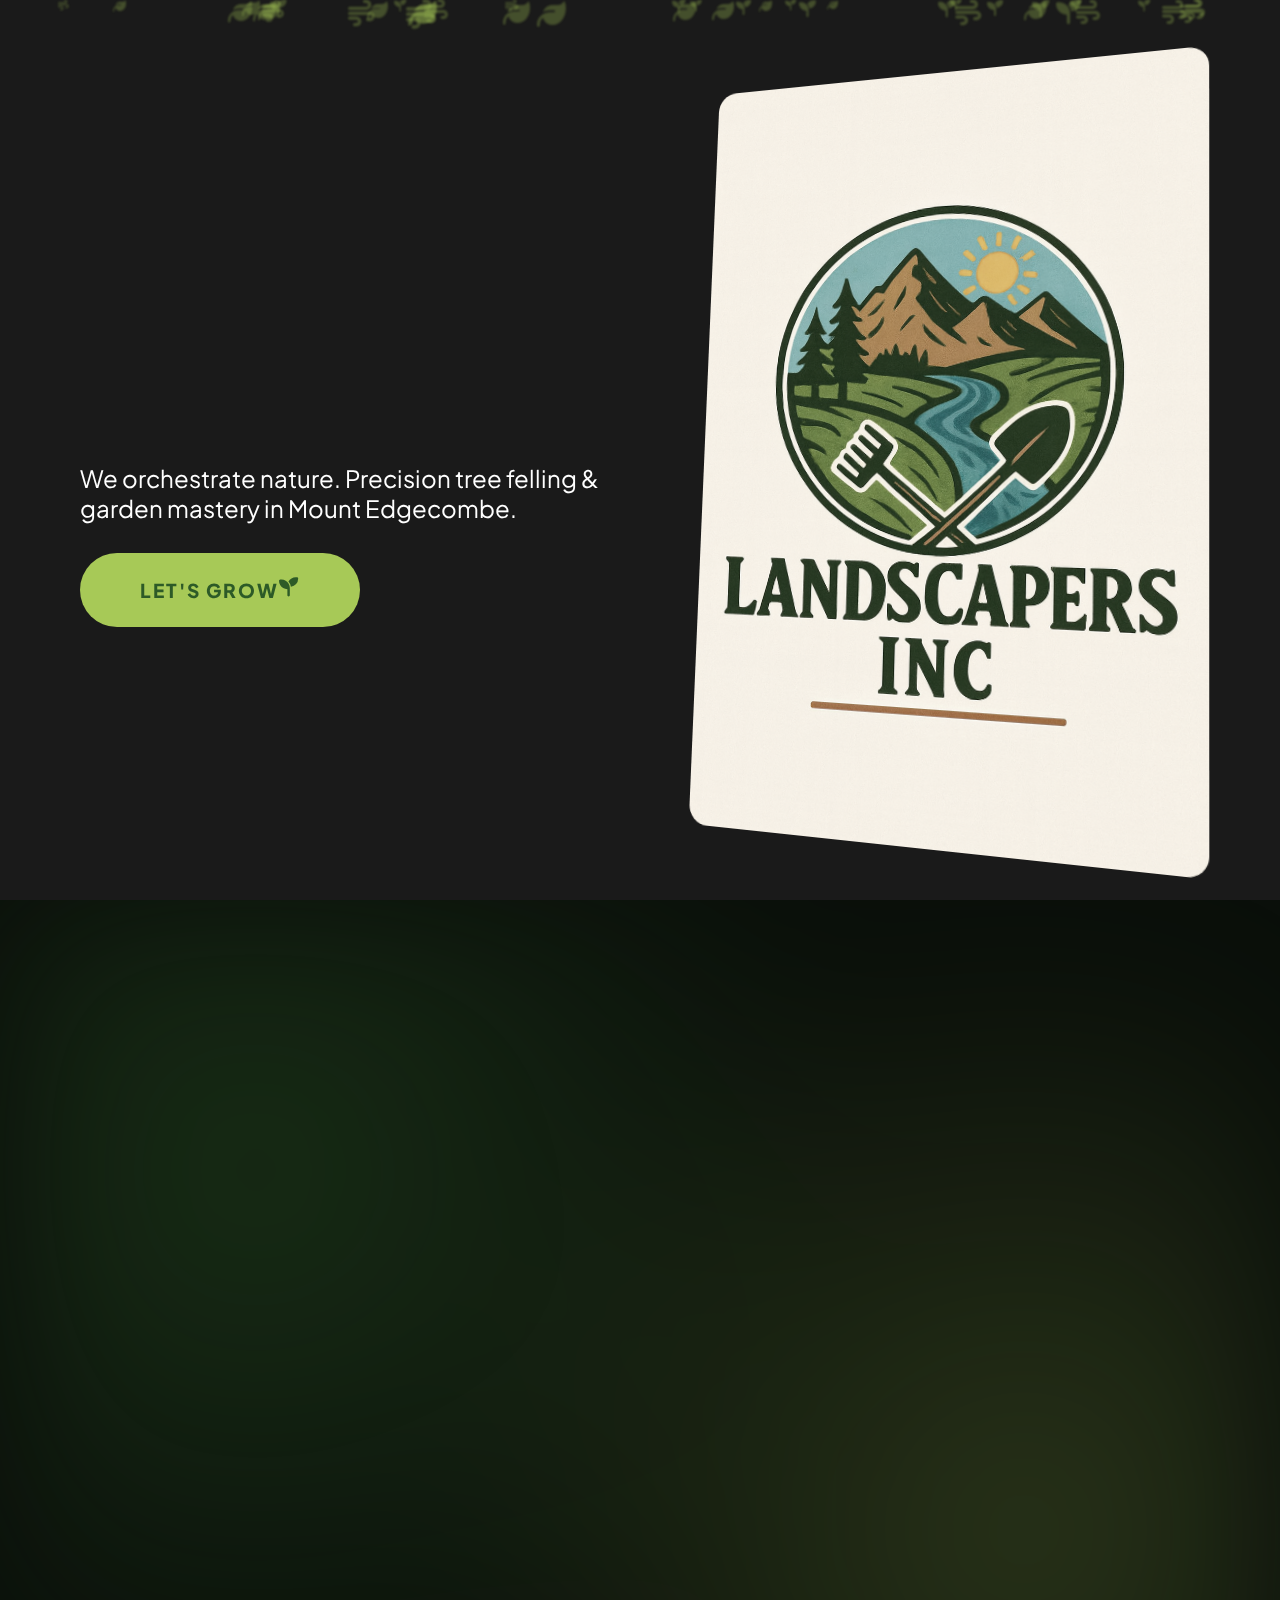
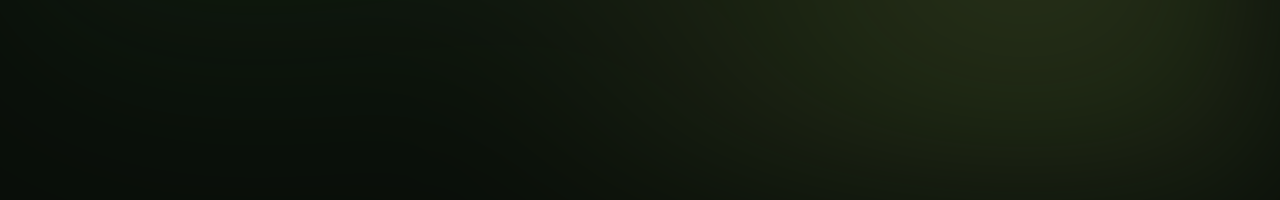
<file: grow.html>
<!DOCTYPE html>
<html lang="en">
<head>
    <meta charset="UTF-8">
    <meta name="viewport" content="width=device-width, initial-scale=1.0">
    <title>Landscapers Inc. | Nature in Motion</title>
    <link rel="stylesheet" href="https://cdnjs.cloudflare.com/ajax/libs/font-awesome/6.4.0/css/all.min.css">
    <link href="https://fonts.googleapis.com/css2?family=Plus+Jakarta+Sans:wght@300;400;600;800&display=swap" rel="stylesheet">
    
    <style>
        /* --- THE ANIMATION VAULT --- */
        :root {
            --primary: #2d5a27;
            --secondary: #a7c957;
            --accent: #f2e8cf;
            --white: #ffffff;
            --dark: #1a1a1a;
            --ease: cubic-bezier(0.23, 1, 0.32, 1);
        }

        * { margin: 0; padding: 0; box-sizing: border-box; }
        body { 
            font-family: 'Plus Jakarta Sans', sans-serif; 
            background: var(--dark); 
            color: var(--white);
            overflow-x: hidden;
        }

        /* 1. BACKGROUND LEAF RAIN */
        #leaf-container {
            position: fixed;
            top: 0; left: 0;
            width: 100%; height: 100%;
            pointer-events: none;
            z-index: 0;
            overflow: hidden;
        }

        .leaf {
            position: absolute;
            color: var(--secondary);
            opacity: 0.3;
            filter: blur(1px);
            animation: fall linear infinite;
        }

        @keyframes fall {
            0% { transform: translateY(-10vh) translateX(0) rotate(0deg); opacity: 0; }
            10% { opacity: 0.3; }
            90% { opacity: 0.3; }
            100% { transform: translateY(110vh) translateX(100px) rotate(360deg); opacity: 0; }
        }

        /* 2. GROWING TYPOGRAPHY */
        .reveal-text {
            overflow: hidden;
            display: inline-block;
            vertical-align: bottom;
        }

        .reveal-text span {
            display: inline-block;
            transform: translateY(100%);
            animation: textGrow 1s var(--ease) forwards;
        }

        @keyframes textGrow {
            to { transform: translateY(0); }
        }

        /* 3. SHIMMERING CARDS */
        .contact-card {
            position: relative;
            background: rgba(255,255,255,0.05);
            backdrop-filter: blur(10px);
            border: 1px solid rgba(255,255,255,0.1);
            padding: 40px;
            border-radius: 30px;
            overflow: hidden;
            transition: all 0.5s var(--ease);
            cursor: pointer;
            z-index: 1;
        }

        .contact-card::before {
            content: '';
            position: absolute;
            top: -50%; left: -50%;
            width: 200%; height: 200%;
            background: radial-gradient(circle, rgba(167,201,87,0.2) 0%, transparent 70%);
            transform: scale(0);
            transition: transform 0.8s var(--ease);
        }

        .contact-card:hover {
            transform: translateY(-15px) rotateX(10deg) rotateY(10deg);
            border-color: var(--secondary);
            box-shadow: 0 20px 40px rgba(0,0,0,0.4);
        }

        .contact-card:hover::before { transform: scale(1); }

        /* 4. THE MAGNETIC BUTTON */
        .btn-wild {
            position: relative;
            display: inline-flex;
            padding: 25px 60px;
            background: var(--secondary);
            color: var(--primary);
            font-weight: 800;
            text-decoration: none;
            border-radius: 100px;
            font-size: 1.2rem;
            text-transform: uppercase;
            letter-spacing: 2px;
            overflow: hidden;
            transition: transform 0.3s var(--ease);
            animation: float 4s ease-in-out infinite;
        }

        @keyframes float {
            0%, 100% { transform: translateY(0) rotate(0); }
            50% { transform: translateY(-10px) rotate(2deg); }
        }

        .btn-wild::after {
            content: '';
            position: absolute;
            width: 100%; height: 100%;
            top: 0; left: -100%;
            background: linear-gradient(90deg, transparent, rgba(255,255,255,0.4), transparent);
            transition: 0.5s;
        }

        .btn-wild:hover::after { left: 100%; }

        /* 5. MASONRY IMAGE BOARD WITH PERSPECTIVE */
        .image-board {
            perspective: 1000px;
            position: relative;
        }

        .image-board img {
            width: 100%;
            border-radius: 20px;
            transform: rotateY(-15deg) rotateX(5deg);
            transition: 1s var(--ease);
            filter: grayscale(0.5);
        }

        .image-board:hover img {
            transform: rotateY(0) rotateX(0) scale(1.05);
            filter: grayscale(0);
        }

        /* 6. SECTION REVEALS */
        .scroll-reveal {
            opacity: 0;
            transform: translateY(50px) scale(0.9);
            transition: all 1s var(--ease);
        }

        .scroll-reveal.active {
            opacity: 1;
            transform: translateY(0) scale(1);
        }

        /* 7. ICON SWAY */
        .sway { animation: sway 3s ease-in-out infinite; }
        @keyframes sway {
            0%, 100% { transform: rotate(-10deg); }
            50% { transform: rotate(10deg); }
        }

        /* LAYOUT */
        section { min-height: 100vh; display: flex; align-items: center; position: relative; z-index: 1; }
        .container { max-width: 1200px; margin: 0 auto; padding: 40px; width: 100%; }
        .grid { display: grid; grid-template-columns: 1fr 1fr; gap: 80px; align-items: center; }

        @media (max-width: 900px) { .grid { grid-template-columns: 1fr; text-align: center; } }


        /* --- THE CONTACT SECTION REDESIGN --- */
.overgrown-contact {
    position: relative;
    padding: 150px 0;
    background: #0a0f0a; /* Deep dark green-black */
    overflow: hidden;
    z-index: 1;
}

/* Moving Mesh Background */
.glow-bg {
    position: absolute;
    top: 0; left: 0; width: 100%; height: 100%;
    background: 
        radial-gradient(circle at 20% 30%, rgba(45, 90, 39, 0.4) 0%, transparent 50%),
        radial-gradient(circle at 80% 70%, rgba(167, 201, 87, 0.2) 0%, transparent 50%);
    filter: blur(80px);
    animation: meshMove 20s ease-in-out infinite alternate;
    z-index: -1;
}

@keyframes meshMove {
    0% { transform: scale(1) translate(0, 0); }
    100% { transform: scale(1.2) translate(5%, 5%); }
}

/* Section Title */
.ultra-title {
    font-size: 4rem;
    text-align: center;
    margin-bottom: 80px;
    color: #fff;
    font-weight: 800;
}
.gradient-text {
    background: linear-gradient(90deg, #a7c957, #ccff33);
    -webkit-background-clip: text;
    -webkit-text-fill-color: transparent;
}

/* The Grid System */
.contact-grid {
    display: grid;
    grid-template-columns: repeat(auto-fit, minmax(320px, 1fr));
    gap: 40px;
}

/* The Interactive Card Base */
.interactive-card {
    text-decoration: none;
    color: white;
    perspective: 1000px;
    transition: transform 0.4s ease;
}

.card-glass {
    position: relative;
    background: rgba(255, 255, 255, 0.03);
    backdrop-filter: blur(15px);
    border: 1px solid rgba(255, 255, 255, 0.1);
    border-radius: 40px;
    padding: 60px 40px;
    text-align: center;
    overflow: hidden;
    transition: all 0.5s cubic-bezier(0.23, 1, 0.32, 1);
    transform-style: preserve-3d;
}

.card-glass::before {
    content: '';
    position: absolute;
    top: 0; left: -100%;
    width: 100%; height: 100%;
    background: linear-gradient(90deg, transparent, rgba(255,255,255,0.05), transparent);
    transition: 0.5s;
}

/* Hover States */
.interactive-card:hover .card-glass {
    transform: translateY(-20px) rotateX(5deg);
    border-color: #a7c957;
    box-shadow: 0 30px 60px rgba(0,0,0,0.5), 0 0 20px rgba(167, 201, 87, 0.2);
}
.interactive-card:hover .card-glass::before {
    left: 100%;
}

/* Icon Styles & Unique Animations */
.icon-wrap {
    margin-bottom: 30px;
    transform: translateZ(50px); /* Makes icon pop forward */
}

.icon-wrap i {
    font-size: 5rem;
    filter: drop-shadow(0 0 15px currentColor);
}

.pulse-icon { animation: neonPulse 2s infinite alternate; color: #25D366; }
.float-icon { animation: hoverFloat 3s ease-in-out infinite; color: #a7c957; }
.bounce-icon { animation: geoBounce 2s infinite; color: #ff4d4d; }

@keyframes neonPulse {
    from { filter: drop-shadow(0 0 5px #25D366); transform: scale(1); }
    to { filter: drop-shadow(0 0 25px #25D366); transform: scale(1.1); }
}

@keyframes hoverFloat {
    0%, 100% { transform: translateY(0); }
    50% { transform: translateY(-15px); }
}

@keyframes geoBounce {
    0%, 100% { transform: translateY(0); }
    50% { transform: translateY(-10px); }
}

/* Action Hint Labels */
.action-hint, .location-tag {
    display: inline-block;
    margin-top: 25px;
    font-weight: 700;
    text-transform: uppercase;
    letter-spacing: 2px;
    font-size: 0.8rem;
    opacity: 0.6;
    transition: 0.3s;
}

.interactive-card:hover .action-hint {
    opacity: 1;
    color: #ccff33;
    transform: translateX(10px);
}
    </style>
</head>
<body>

    <div id="leaf-container"></div>

    <section>
        <div class="container grid">
            <div class="hero-text">
                <h1 style="font-size: 5rem; line-height: 1;">
                    <span class="reveal-text"><span>We</span></span> 
                    <span class="reveal-text" style="color: var(--secondary);"><span>Don't</span></span><br>
                    <span class="reveal-text"><span>Just</span></span> 
                    <span class="reveal-text"><span>Cut.</span></span>
                </h1>
                <p class="scroll-reveal" style="font-size: 1.5rem; margin: 30px 0; transition-delay: 0.5s;">
                    We orchestrate nature. Precision tree felling & garden mastery in Mount Edgecombe.
                </p>
                <a href="#contact" class="btn-wild">Let's Grow <i class="fa-solid fa-seedling sway"></i></a>
            </div>

            <div class="image-board scroll-reveal" style="transition-delay: 0.3s;">
                <img src="27a47cd3-a17f-42ca-8ba9-79aa1e8e3ee2.png" alt="Landscaping">
            </div>
        </div>
    </section>
<section id="contact" class="overgrown-contact">
    <div class="glow-bg"></div>
    <div class="noise-overlay"></div>

    <div class="container">
        <h2 class="ultra-title scroll-reveal">
            Connect with the <span class="gradient-text">Source</span>
        </h2>
        
        <div class="contact-grid">
            <a href="https://wa.me/27691315387" class="interactive-card whatsapp-pod scroll-reveal" style="--delay: 0.1s;">
                <div class="card-glass">
                    <div class="icon-wrap">
                        <i class="fa-brands fa-whatsapp pulse-icon"></i>
                    </div>
                    <h3>WhatsApp</h3>
                    <p>Instant Quotes & Photos</p>
                    <span class="action-hint">Open Chat <i class="fa-solid fa-chevron-right"></i></span>
                </div>
            </a>

            <a href="mailto:landscapers991@gmail.com" class="interactive-card email-pod scroll-reveal" style="--delay: 0.2s;">
                <div class="card-glass">
                    <div class="icon-wrap">
                        <i class="fa-solid fa-envelope-open-text float-icon"></i>
                    </div>
                    <h3>Email</h3>
                    <p>Formal Site Bookings</p>
                    <span class="action-hint">Send Message <i class="fa-solid fa-chevron-right"></i></span>
                </div>
            </a>

            <div class="interactive-card location-pod scroll-reveal" style="--delay: 0.3s;">
                <div class="card-glass">
                    <div class="icon-wrap">
                        <i class="fa-solid fa-location-dot bounce-icon"></i>
                    </div>
                    <h3>Mount Edgecombe</h3>
                    <p>Local Community Support</p>
                    <span class="location-tag">KZN, South Africa</span>
                </div>
            </div>
        </div>
    </div>
</section>

    <script>
        // 1. GENERATE LEAF RAIN (The "Wild" Part)
        const container = document.getElementById('leaf-container');
        const leafIcons = ['fa-leaf', 'fa-seedling', 'fa-wind'];
        
        for (let i = 0; i < 40; i++) {
            const leaf = document.createElement('i');
            const icon = leafIcons[Math.floor(Math.random() * leafIcons.length)];
            leaf.classList.add('fa-solid', icon, 'leaf');
            
            // Randomize starting positions and speeds
            leaf.style.left = Math.random() * 100 + 'vw';
            leaf.style.animationDuration = (Math.random() * 5 + 5) + 's';
            leaf.style.animationDelay = Math.random() * 10 + 's';
            leaf.style.fontSize = (Math.random() * 20 + 10) + 'px';
            
            container.appendChild(leaf);
        }

        // 2. SCROLL OBSERVER (Triggers animations when visible)
        const observerOptions = { threshold: 0.2 };
        const observer = new IntersectionObserver((entries) => {
            entries.forEach(entry => {
                if (entry.isIntersecting) {
                    entry.target.classList.add('active');
                }
            });
        }, observerOptions);

        document.querySelectorAll('.scroll-reveal').forEach(el => observer.observe(el));

        // 3. MAGNETIC MOUSE EFFECT FOR CARDS
        document.querySelectorAll('.contact-card').forEach(card => {
            card.addEventListener('mousemove', (e) => {
                const rect = card.getBoundingClientRect();
                const x = e.clientX - rect.left;
                const y = e.clientY - rect.top;
                
                const centerX = rect.width / 2;
                const centerY = rect.height / 2;
                
                const rotateX = (y - centerY) / 10;
                const rotateY = (centerX - x) / 10;
                
                card.style.transform = `perspective(1000px) rotateX(${rotateX}deg) rotateY(${rotateY}deg) translateY(-15px)`;
            });
            
            card.addEventListener('mouseleave', () => {
                card.style.transform = `perspective(1000px) rotateX(0deg) rotateY(0deg) translateY(0)`;
            });
        });
    </script>
</body>
</html>
</file>
